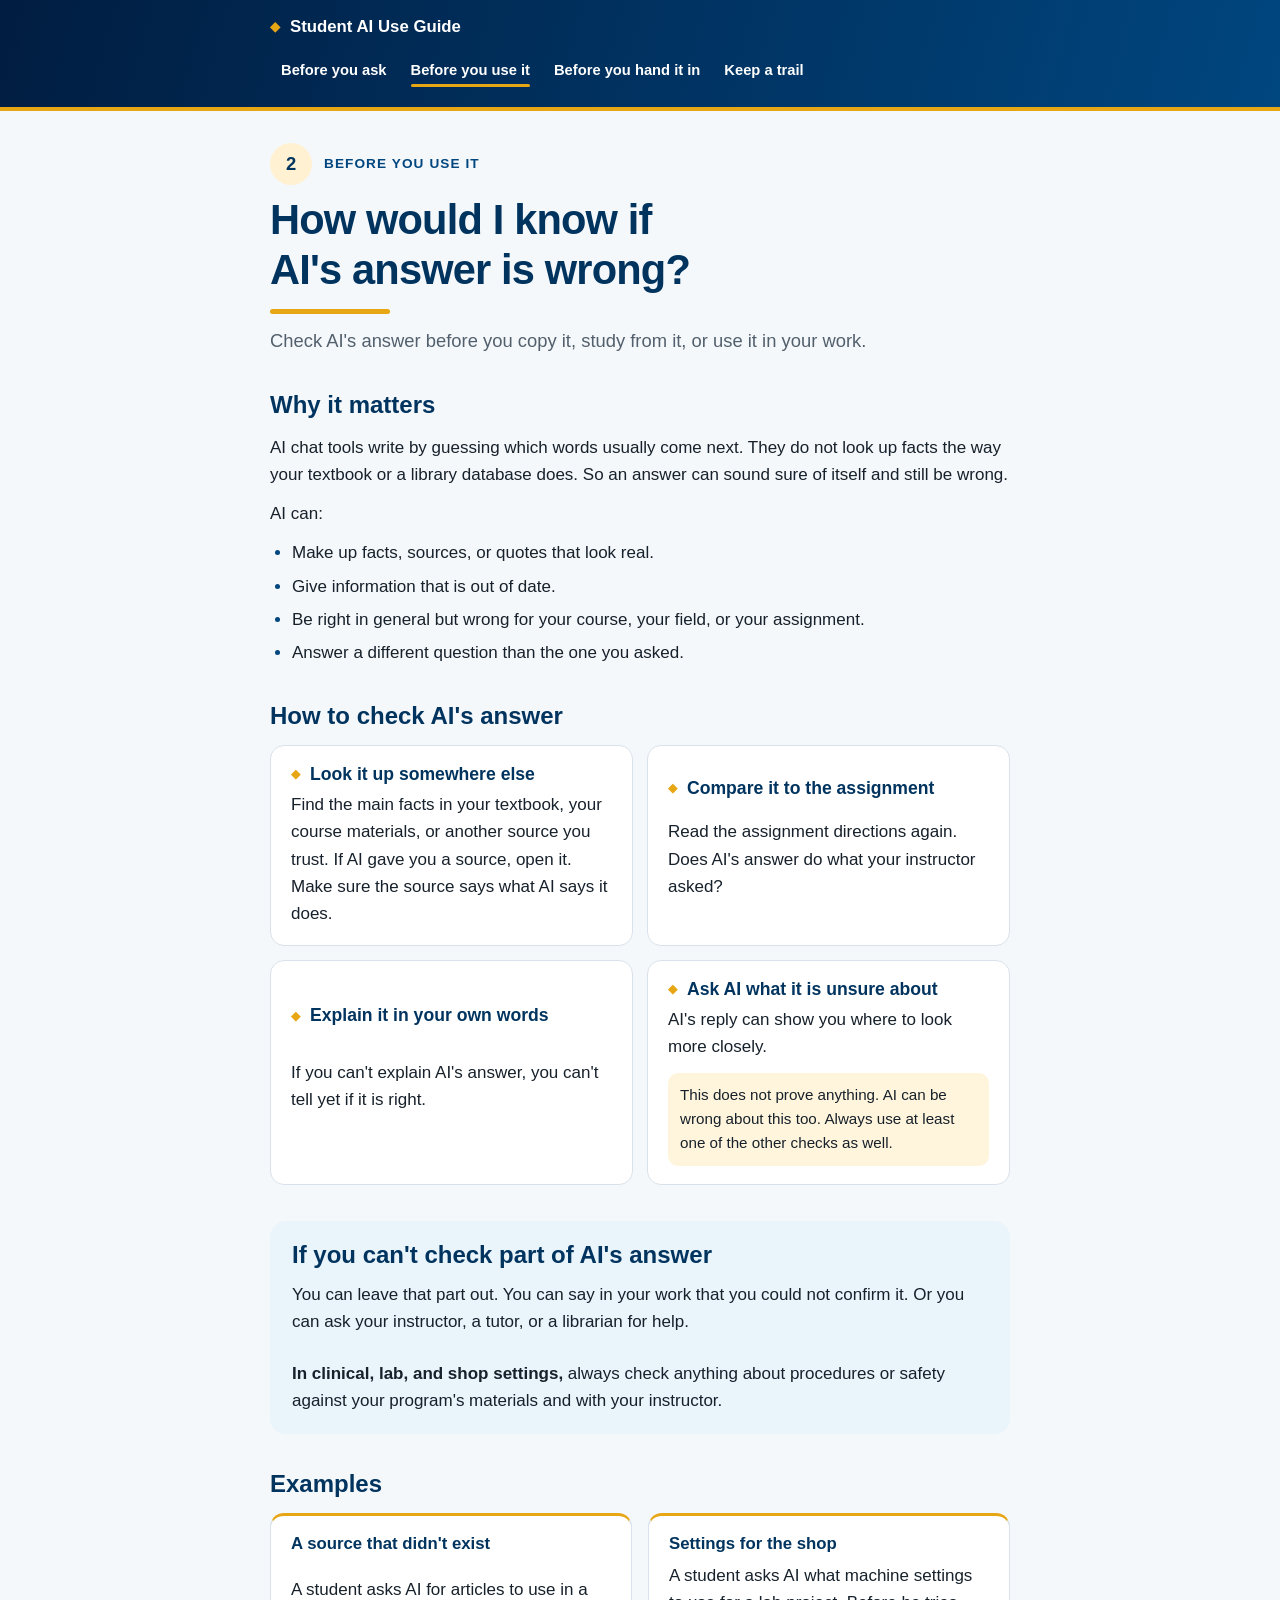
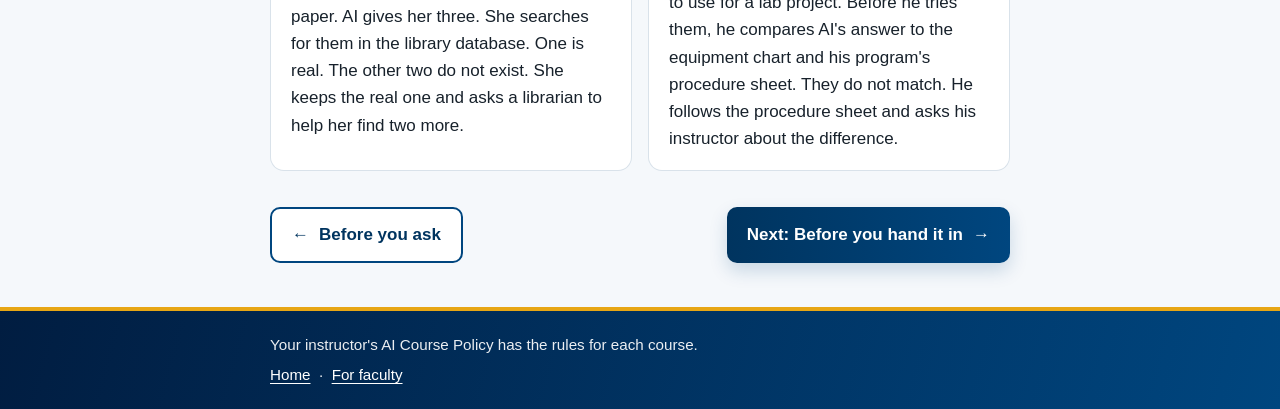
<file: before-you-use-it (2).html>
<!doctype html>
<html lang="en">
<head>
<meta charset="utf-8">
<meta name="viewport" content="width=device-width, initial-scale=1">
<title>Before You Use It · Student AI Use Guide</title>
<link rel="stylesheet" href="css/styles.css">
</head>
<body>
<a class="skip" href="#content">Skip to content</a>

<header class="band band-top">
  <div class="shell site-bar">
    <a class="site-name" href="index.html">Student AI Use Guide</a>
    <nav aria-label="The 3 Qs">
      <ul class="site-links">
        <li><a href="before-you-ask.html">Before you ask</a></li>
        <li><a href="before-you-use-it.html" aria-current="page">Before you use it</a></li>
        <li><a href="before-you-hand-it-in.html">Before you hand it in</a></li>
        <li><a href="keep-a-trail.html">Keep a trail</a></li>
      </ul>
    </nav>
  </div>
</header>

<main id="content">
  <div class="shell">

    <div class="page-head">
      <div class="moment-line">
        <span class="q-num gold" aria-hidden="true">2</span>
        <span class="q-when">Before you use it</span>
      </div>
      <h1>How would I know if AI's answer is wrong?</h1>
      <div class="gold-rule" aria-hidden="true"></div>
      <p class="lede">Check AI's answer before you copy it, study from it, or use it in your work.</p>
    </div>

    <section aria-labelledby="why">
      <h2 id="why">Why it matters</h2>
      <p>AI chat tools write by guessing which words usually come next. They do not look up facts the way your textbook or a library database does. So an answer can sound sure of itself and still be wrong.</p>
      <p>AI can:</p>
      <ul class="plain">
        <li>Make up facts, sources, or quotes that look real.</li>
        <li>Give information that is out of date.</li>
        <li>Be right in general but wrong for your course, your field, or your assignment.</li>
        <li>Answer a different question than the one you asked.</li>
      </ul>
    </section>

    <section aria-labelledby="do">
      <h2 id="do">How to check AI's answer</h2>
      <ul class="check-grid">
        <li class="check-card">
          <h3>Look it up somewhere else</h3>
          <p>Find the main facts in your textbook, your course materials, or another source you trust. If AI gave you a source, open it. Make sure the source says what AI says it does.</p>
        </li>
        <li class="check-card">
          <h3>Compare it to the assignment</h3>
          <p>Read the assignment directions again. Does AI's answer do what your instructor asked?</p>
        </li>
        <li class="check-card">
          <h3>Explain it in your own words</h3>
          <p>If you can't explain AI's answer, you can't tell yet if it is right.</p>
        </li>
        <li class="check-card">
          <h3>Ask AI what it is unsure about</h3>
          <p>AI's reply can show you where to look more closely.</p>
          <p class="caution">This does not prove anything. AI can be wrong about this too. Always use at least one of the other checks as well.</p>
        </li>
      </ul>
    </section>

    <section class="soft-panel" aria-labelledby="cant">
      <h2 id="cant" style="margin: 0;">If you can't check part of AI's answer</h2>
      <p>You can leave that part out. You can say in your work that you could not confirm it. Or you can ask your instructor, a tutor, or a librarian for help.</p>
      <p><strong>In clinical, lab, and shop settings,</strong> always check anything about procedures or safety against your program's materials and with your instructor.</p>
    </section>

    <section aria-labelledby="examples">
      <h2 id="examples">Examples</h2>
      <div class="example-grid">
        <div class="example-card">
          <h3>A source that didn't exist</h3>
          <p>A student asks AI for articles to use in a paper. AI gives her three. She searches for them in the library database. One is real. The other two do not exist. She keeps the real one and asks a librarian to help her find two more.</p>
        </div>
        <div class="example-card">
          <h3>Settings for the shop</h3>
          <p>A student asks AI what machine settings to use for a lab project. Before he tries them, he compares AI's answer to the equipment chart and his program's procedure sheet. They do not match. He follows the procedure sheet and asks his instructor about the difference.</p>
        </div>
      </div>
    </section>

    <nav class="pager" aria-label="Previous and next">
      <a class="button button-quiet" href="before-you-ask.html"><span aria-hidden="true">&larr;</span> Before you ask</a>
      <a class="button button-primary" href="before-you-hand-it-in.html">Next: Before you hand it in <span aria-hidden="true">&rarr;</span></a>
    </nav>

  </div>
</main>

<footer class="band band-bottom">
  <div class="shell">
    <p>Your instructor's AI Course Policy has the rules for each course.</p>
    <p><a href="index.html">Home</a> &nbsp;·&nbsp; <a href="for-faculty.html">For faculty</a></p>
  </div>
</footer>
</body>
</html>
</file>
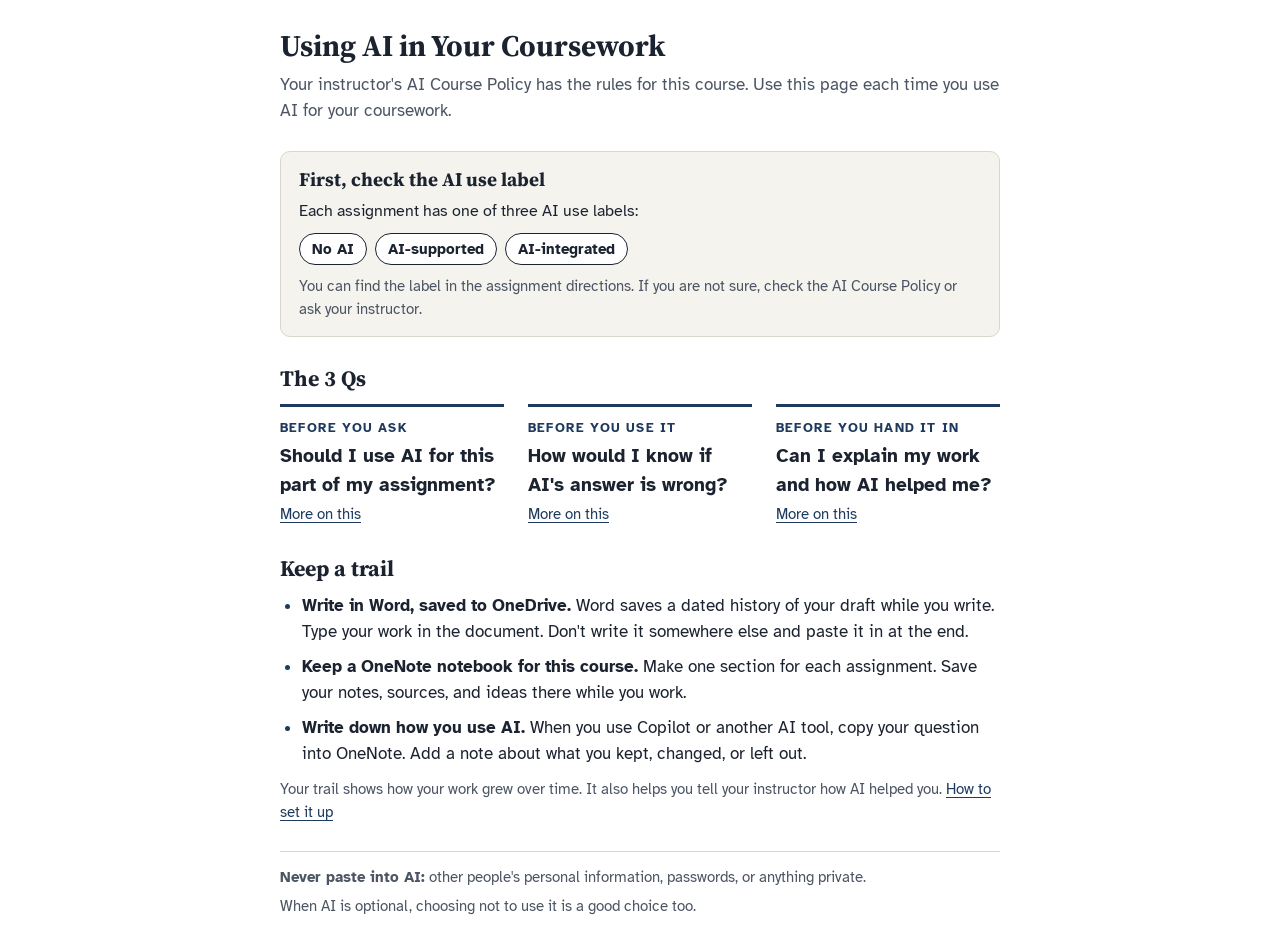
<file: index (3).html>
<!doctype html>
<html lang="en">
<head>
<meta charset="utf-8">
<meta name="viewport" content="width=device-width, initial-scale=1">
<title>Using AI in Your Coursework</title>
<link rel="preconnect" href="https://fonts.googleapis.com">
<link rel="preconnect" href="https://fonts.gstatic.com" crossorigin>
<link href="https://fonts.googleapis.com/css2?family=Atkinson+Hyperlegible:ital,wght@0,400;0,700;1,400&family=Source+Serif+4:opsz,wght@8..60,700&display=swap" rel="stylesheet">
<style>
  :root {
    --ink: #1C2330;
    --muted: #4B5563;
    --accent: #1F3A5F;
    --line: #D8D6CE;
    --paper: #FFFFFF;
    --wash: #F4F3EE;
  }
  * { box-sizing: border-box; }
  body {
    margin: 0;
    background: var(--paper);
    color: var(--ink);
    font-family: 'Atkinson Hyperlegible', system-ui, -apple-system, 'Segoe UI', sans-serif;
    font-size: 17px;
    line-height: 1.5;
  }
  main { max-width: 760px; margin: 0 auto; padding: 28px 20px 32px; }
  h1, h2 { font-family: 'Source Serif 4', Georgia, serif; font-weight: 700; line-height: 1.2; margin: 0; }
  h1 { font-size: 30px; }
  h2 { font-size: 22px; margin-bottom: 12px; }
  p { margin: 0; }
  a { color: var(--accent); text-underline-offset: 3px; }
  a:hover, a:focus { color: #142842; }
  a:focus-visible { outline: 3px solid var(--accent); outline-offset: 2px; border-radius: 2px; }

  .intro { margin-top: 8px; color: var(--muted); }
  section { margin-top: 28px; }

  .label {
    background: var(--wash);
    border: 1px solid var(--line);
    border-radius: 10px;
    padding: 16px 18px;
  }
  .label h2 { font-size: 19px; margin-bottom: 8px; }
  .label ul { list-style: none; margin: 10px 0 10px; padding: 0; display: flex; flex-wrap: wrap; gap: 8px; }
  .label li { border: 1.5px solid var(--ink); border-radius: 999px; padding: 4px 12px; font-size: 15px; font-weight: 700; background: var(--paper); }
  .label p { font-size: 15px; color: var(--muted); }

  ol.qs { list-style: none; margin: 0; padding: 0; display: grid; gap: 14px; }
  ol.qs li { border-top: 3px solid var(--accent); padding-top: 12px; }
  .when { display: block; font-size: 13px; font-weight: 700; letter-spacing: 1.2px; text-transform: uppercase; color: var(--accent); margin-bottom: 4px; }
  .q { display: block; font-size: 19px; font-weight: 700; }
  .more { display: inline-block; margin-top: 4px; font-size: 15px; }

  ul.trail { margin: 0; padding-left: 22px; display: grid; gap: 10px; }
  ul.trail li::marker { color: var(--accent); }
  .why { margin-top: 12px; font-size: 15px; color: var(--muted); }

  footer { margin-top: 28px; padding-top: 14px; border-top: 1px solid var(--line); font-size: 15px; color: var(--muted); display: grid; gap: 6px; }

  @media (min-width: 640px) {
    ol.qs { grid-template-columns: repeat(3, minmax(0, 1fr)); gap: 24px; }
  }
</style>
</head>
<body>
<main>
  <h1>Using AI in Your Coursework</h1>
  <p class="intro">Your instructor's AI Course Policy has the rules for this course. Use this page each time you use AI for your coursework.</p>

  <section class="label" aria-labelledby="label-heading">
    <h2 id="label-heading">First, check the AI use label</h2>
    <p style="color: var(--ink); font-size: 16px;">Each assignment has one of three AI use labels:</p>
    <ul>
      <li>No AI</li>
      <li>AI-supported</li>
      <li>AI-integrated</li>
    </ul>
    <p>You can find the label in the assignment directions. If you are not sure, check the AI Course Policy or ask your instructor.</p>
  </section>

  <section aria-labelledby="qs-heading">
    <h2 id="qs-heading">The 3 Qs</h2>
    <ol class="qs">
      <li>
        <span class="when">Before you ask</span>
        <span class="q">Should I use AI for this part of my assignment?</span>
        <a class="more" href="before-you-ask.html" target="_blank" rel="noopener">More on this<span class="visually-hidden"> (opens in a new tab)</span></a>
      </li>
      <li>
        <span class="when">Before you use it</span>
        <span class="q">How would I know if AI's answer is wrong?</span>
        <a class="more" href="before-you-use-it.html" target="_blank" rel="noopener">More on this<span class="visually-hidden"> (opens in a new tab)</span></a>
      </li>
      <li>
        <span class="when">Before you hand it in</span>
        <span class="q">Can I explain my work and how AI helped me?</span>
        <a class="more" href="before-you-hand-it-in.html" target="_blank" rel="noopener">More on this<span class="visually-hidden"> (opens in a new tab)</span></a>
      </li>
    </ol>
  </section>

  <section aria-labelledby="trail-heading">
    <h2 id="trail-heading">Keep a trail</h2>
    <ul class="trail">
      <li><strong>Write in Word, saved to OneDrive.</strong> Word saves a dated history of your draft while you write. Type your work in the document. Don't write it somewhere else and paste it in at the end.</li>
      <li><strong>Keep a OneNote notebook for this course.</strong> Make one section for each assignment. Save your notes, sources, and ideas there while you work.</li>
      <li><strong>Write down how you use AI.</strong> When you use Copilot or another AI tool, copy your question into OneNote. Add a note about what you kept, changed, or left out.</li>
    </ul>
    <p class="why">Your trail shows how your work grew over time. It also helps you tell your instructor how AI helped you. <a href="keep-a-trail.html" target="_blank" rel="noopener">How to set it up<span class="visually-hidden"> (opens in a new tab)</span></a></p>
  </section>

  <footer>
    <p><strong>Never paste into AI:</strong> other people's personal information, passwords, or anything private.</p>
    <p>When AI is optional, choosing not to use it is a good choice too.</p>
  </footer>
</main>
<style>
  .visually-hidden { position: absolute; width: 1px; height: 1px; padding: 0; margin: -1px; overflow: hidden; clip: rect(0 0 0 0); white-space: nowrap; border: 0; }
</style>
</body>
</html>
</file>
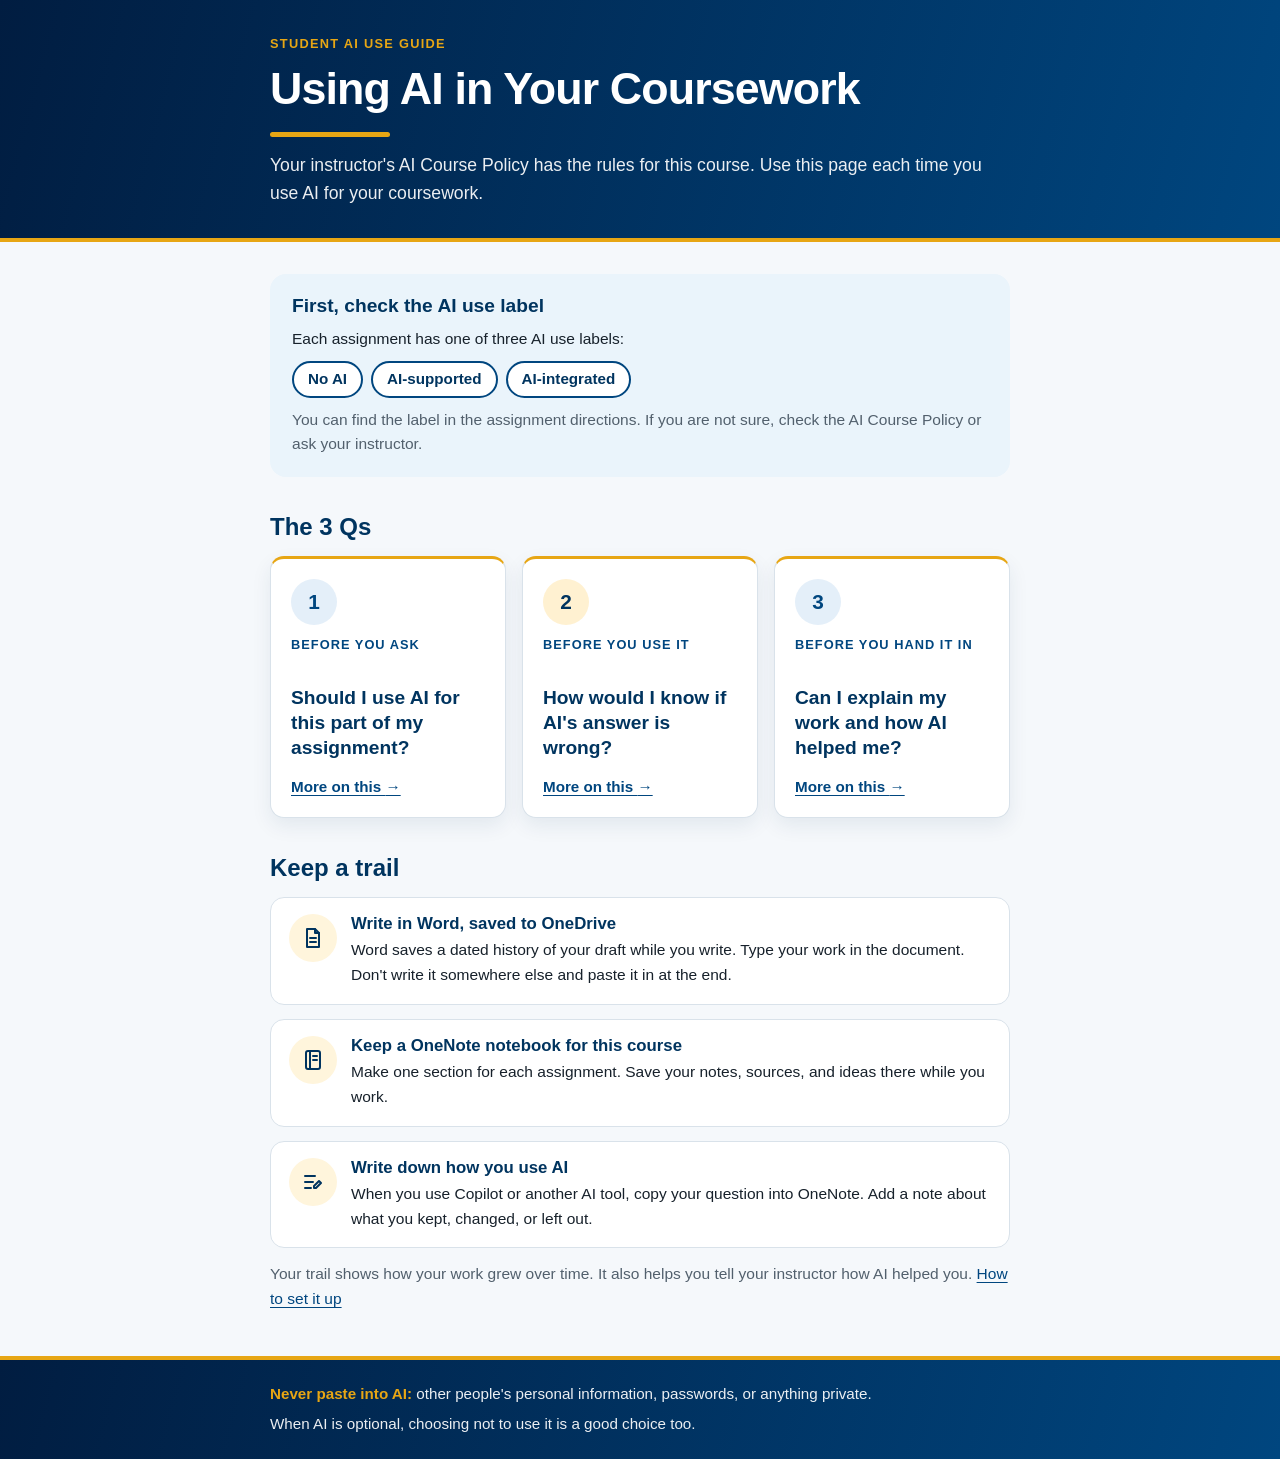
<file: index (4).html>
<!doctype html>
<html lang="en">
<head>
<meta charset="utf-8">
<meta name="viewport" content="width=device-width, initial-scale=1">
<title>Using AI in Your Coursework</title>
<link rel="stylesheet" href="css/styles.css">
</head>
<body>

<header class="band band-top intro-band">
  <div class="shell">
    <span class="eyebrow">Student AI Use Guide</span>
    <h1>Using AI in Your Coursework</h1>
    <div class="gold-rule" aria-hidden="true"></div>
    <p>Your instructor's AI Course Policy has the rules for this course. Use this page each time you use AI for your coursework.</p>
  </div>
</header>

<main>
  <div class="shell">

    <section class="label-panel" aria-labelledby="label-heading">
      <h2 id="label-heading">First, check the AI use label</h2>
      <p style="color: var(--ink);">Each assignment has one of three AI use labels:</p>
      <ul class="label-chips">
        <li>No AI</li>
        <li>AI-supported</li>
        <li>AI-integrated</li>
      </ul>
      <p>You can find the label in the assignment directions. If you are not sure, check the AI Course Policy or ask your instructor.</p>
    </section>

    <section aria-labelledby="qs-heading">
      <h2 id="qs-heading">The 3 Qs</h2>
      <ol class="q-grid">
        <li class="q-card">
          <span class="q-num" aria-hidden="true">1</span>
          <span class="q-when">Before you ask</span>
          <span class="q-text">Should I use AI for this part of my assignment?</span>
          <a class="q-more" href="before-you-ask.html" target="_blank" rel="noopener">More on this <span aria-hidden="true">&rarr;</span><span class="visually-hidden"> (opens in a new tab)</span></a>
        </li>
        <li class="q-card">
          <span class="q-num gold" aria-hidden="true">2</span>
          <span class="q-when">Before you use it</span>
          <span class="q-text">How would I know if AI's answer is wrong?</span>
          <a class="q-more" href="before-you-use-it.html" target="_blank" rel="noopener">More on this <span aria-hidden="true">&rarr;</span><span class="visually-hidden"> (opens in a new tab)</span></a>
        </li>
        <li class="q-card">
          <span class="q-num" aria-hidden="true">3</span>
          <span class="q-when">Before you hand it in</span>
          <span class="q-text">Can I explain my work and how AI helped me?</span>
          <a class="q-more" href="before-you-hand-it-in.html" target="_blank" rel="noopener">More on this <span aria-hidden="true">&rarr;</span><span class="visually-hidden"> (opens in a new tab)</span></a>
        </li>
      </ol>
    </section>

    <section aria-labelledby="trail-heading">
      <h2 id="trail-heading">Keep a trail</h2>
      <ul class="trail-grid">
        <li class="trail-item">
          <span class="trail-icon" aria-hidden="true">
            <svg viewBox="0 0 24 24" fill="none" stroke="currentColor" stroke-width="2" stroke-linecap="round" stroke-linejoin="round"><path d="M6 3h8l4 4v14H6z"/><path d="M14 3v4h4"/><path d="M9 12h6M9 16h6"/></svg>
          </span>
          <div>
            <h3>Write in Word, saved to OneDrive</h3>
            <p>Word saves a dated history of your draft while you write. Type your work in the document. Don't write it somewhere else and paste it in at the end.</p>
          </div>
        </li>
        <li class="trail-item">
          <span class="trail-icon" aria-hidden="true">
            <svg viewBox="0 0 24 24" fill="none" stroke="currentColor" stroke-width="2" stroke-linecap="round" stroke-linejoin="round"><rect x="5" y="3" width="14" height="18" rx="2"/><path d="M9 3v18"/><path d="M12 8h4M12 12h4"/></svg>
          </span>
          <div>
            <h3>Keep a OneNote notebook for this course</h3>
            <p>Make one section for each assignment. Save your notes, sources, and ideas there while you work.</p>
          </div>
        </li>
        <li class="trail-item">
          <span class="trail-icon" aria-hidden="true">
            <svg viewBox="0 0 24 24" fill="none" stroke="currentColor" stroke-width="2" stroke-linecap="round" stroke-linejoin="round"><path d="M4 6h10M4 12h8M4 18h6"/><path d="M15 18l5-5-2-2-5 5v2z"/></svg>
          </span>
          <div>
            <h3>Write down how you use AI</h3>
            <p>When you use Copilot or another AI tool, copy your question into OneNote. Add a note about what you kept, changed, or left out.</p>
          </div>
        </li>
      </ul>
      <p class="note">Your trail shows how your work grew over time. It also helps you tell your instructor how AI helped you. <a href="keep-a-trail.html" target="_blank" rel="noopener">How to set it up<span class="visually-hidden"> (opens in a new tab)</span></a></p>
    </section>

  </div>
</main>

<footer class="band band-bottom">
  <div class="shell">
    <p><strong>Never paste into AI:</strong> other people's personal information, passwords, or anything private.</p>
    <p>When AI is optional, choosing not to use it is a good choice too.</p>
  </div>
</footer>

</body>
</html>
</file>
<file: css/styles.css>
/* =========================================================
   Student AI Use Guide
   Shared site styles. Tokens match the AI Literacy Faculty
   Playbook (css/styles.css in AI-literacy-guidebook-4264).
   Gold is used on navy or as rules and borders only, never
   as text on white.
   ========================================================= */

:root {
  --octc-blue: #00467f;
  --octc-blue-dark: #00345f;
  --octc-navy: #011d41;
  --octc-blue-soft: #eaf4fb;
  --octc-gold: #e7a614;
  --octc-gold-soft: #fff5dc;

  --ink: #17212b;
  --muted: #52606d;
  --surface: #ffffff;
  --surface-alt: #f5f8fb;
  --border: #d9e2ea;

  --radius: 16px;
  --reading: 780px;
  --font: Aptos, Calibri, "Segoe UI", Arial, sans-serif;
}

* { box-sizing: border-box; }

html { scroll-behavior: smooth; }

body {
  margin: 0;
  background: var(--surface-alt);
  color: var(--ink);
  font-family: var(--font);
  font-size: 17px;
  line-height: 1.6;
}

h1, h2, h3 { color: var(--octc-blue-dark); line-height: 1.2; text-wrap: balance; margin: 0; }
p { margin: 0; }
img, svg { max-width: 100%; }

a { color: var(--octc-blue); text-underline-offset: 3px; }
a:hover { color: var(--octc-blue-dark); }
a:focus-visible,
button:focus-visible { outline: 3px solid var(--octc-gold); outline-offset: 3px; border-radius: 4px; }

.visually-hidden {
  position: absolute !important; width: 1px !important; height: 1px !important;
  padding: 0 !important; margin: -1px !important; overflow: hidden !important;
  clip: rect(0, 0, 0, 0) !important; white-space: nowrap !important; border: 0 !important;
}

.skip { position: absolute; left: -9999px; }
.skip:focus { left: 16px; top: 12px; z-index: 10; background: #fff; padding: 8px 12px; }

.shell { max-width: var(--reading); margin: 0 auto; padding-inline: 20px; }

/* ---------- Brand band: header and footer ---------- */

.band {
  background: linear-gradient(105deg, var(--octc-navy), var(--octc-blue));
  color: #fff;
}
.band-top { border-bottom: 4px solid var(--octc-gold); }
.band-bottom { border-top: 4px solid var(--octc-gold); }

.site-bar {
  display: flex; flex-wrap: wrap; align-items: center; justify-content: space-between;
  gap: 8px 20px; padding-block: 14px;
}
.site-name {
  color: #fff; text-decoration: none; font-weight: 800; font-size: 1.05rem;
  display: inline-flex; align-items: center; gap: 10px;
}
.site-name::before { content: "\25C6"; color: var(--octc-gold); font-size: 0.8rem; }
.site-name:hover { color: #fff; }

.site-links { display: flex; flex-wrap: wrap; gap: 2px; list-style: none; margin: 0; padding: 0; }
.site-links a {
  position: relative; display: inline-block; min-height: 44px; padding: 10px 11px;
  color: #fff; text-decoration: none; font-size: 0.92rem; font-weight: 700; border-radius: 8px;
}
.site-links a:hover { color: #fff; background: rgba(255, 255, 255, 0.1); }
.site-links a::after {
  content: ""; position: absolute; left: 11px; right: 11px; bottom: 6px;
  height: 3px; border-radius: 3px; background: transparent;
}
.site-links a[aria-current="page"]::after { background: var(--octc-gold); }

/* Home page intro band */
.intro-band { padding-block: 34px 30px; }
.eyebrow {
  display: block; margin-bottom: 8px;
  font-size: 0.8rem; font-weight: 800; letter-spacing: 0.1em; text-transform: uppercase;
}
.band .eyebrow { color: var(--octc-gold); }
.intro-band h1 { color: #fff; font-size: clamp(2rem, 6vw, 2.8rem); letter-spacing: -0.02em; }
.gold-rule { width: 120px; height: 5px; margin: 16px 0 14px; border-radius: 5px; background: var(--octc-gold); }
.intro-band p { color: rgba(255, 255, 255, 0.92); font-size: 1.1rem; }

footer.band { padding-block: 22px; font-size: 0.95rem; }
footer.band .shell { display: grid; gap: 6px; }
footer.band p { color: rgba(255, 255, 255, 0.92); }
footer.band a { color: #fff; }
footer.band strong { color: var(--octc-gold); }

/* ---------- Main content ---------- */

main { padding-block: 32px 44px; }
main > .shell { display: grid; gap: 36px; }

section h2 { font-size: 1.5rem; margin-bottom: 14px; }
section p + p { margin-top: 12px; }

.section-intro { margin-bottom: 20px; }
.subhead {
  margin: 4px 0 12px; color: var(--octc-blue);
  font-size: 0.85rem; font-weight: 800; letter-spacing: 0.08em; text-transform: uppercase;
}
.trail-item p + p { margin-top: 8px; }

/* AI use label panel */
.label-panel {
  background: var(--octc-blue-soft);
  border-radius: var(--radius);
  padding: 20px 22px;
  display: grid; gap: 10px;
}
.label-panel h2 { font-size: 1.2rem; margin: 0; }
.label-chips { display: flex; flex-wrap: wrap; gap: 8px; list-style: none; margin: 0; padding: 0; }
.label-chips li {
  background: #fff; border: 2px solid var(--octc-blue); border-radius: 999px;
  padding: 4px 14px; color: var(--octc-blue-dark); font-weight: 800; font-size: 0.95rem;
}
.label-panel p { color: var(--muted); font-size: 0.97rem; }

/* The 3 Qs cards */
.q-grid { list-style: none; margin: 0; padding: 0; display: grid; gap: 16px; }
.q-card {
  background: #fff; border: 1px solid var(--border); border-top: 3px solid var(--octc-gold);
  border-radius: 14px; padding: 20px 20px 18px;
  box-shadow: 0 8px 20px rgba(0, 52, 95, 0.08);
  display: flex; flex-direction: column; gap: 10px;
}
.q-num {
  width: 46px; height: 46px; border-radius: 50%;
  display: grid; place-items: center;
  font-size: 1.3rem; font-weight: 800;
  background: #e4eff9; color: var(--octc-blue);
}
.q-num.gold { background: #fff1d1; color: var(--octc-blue-dark); }
.q-when { color: var(--octc-blue); font-size: 0.8rem; font-weight: 800; letter-spacing: 0.08em; text-transform: uppercase; }
.q-text { color: var(--octc-blue-dark); font-size: 1.2rem; font-weight: 800; line-height: 1.3; }
.q-more { margin-top: auto; padding-top: 4px; font-weight: 700; font-size: 0.95rem; }

/* Keep a trail */
.trail-grid { list-style: none; margin: 0; padding: 0; display: grid; gap: 14px; }
.trail-item {
  display: grid; grid-template-columns: 48px 1fr; gap: 14px; align-items: start;
  background: #fff; border: 1px solid var(--border); border-radius: 14px; padding: 16px 18px;
}
.trail-icon {
  width: 48px; height: 48px; border-radius: 50%; display: grid; place-items: center;
  background: var(--octc-gold-soft); color: var(--octc-blue-dark);
}
.trail-icon svg { width: 24px; height: 24px; }
.trail-item h3 { font-size: 1.05rem; margin-bottom: 4px; }
.trail-item p { font-size: 0.97rem; }
.note { color: var(--muted); font-size: 0.97rem; margin-top: 14px; }

/* ---------- Moment pages ---------- */

.page-head { display: grid; gap: 10px; }
.page-head .moment-line { display: flex; align-items: center; gap: 12px; }
.page-head .q-num { width: 42px; height: 42px; font-size: 1.15rem; }
.page-head .q-when { font-size: 0.85rem; }
.page-head h1 { font-size: clamp(1.9rem, 5.5vw, 2.6rem); letter-spacing: -0.02em; }
.page-head .gold-rule { margin: 4px 0 2px; }
.lede { font-size: 1.15rem; color: var(--muted); }

ul.plain { margin: 12px 0 0; padding-left: 22px; display: grid; gap: 6px; }
ul.plain li::marker { color: var(--octc-blue); }

.check-grid { list-style: none; margin: 0; padding: 0; display: grid; gap: 14px; }
.check-card {
  background: #fff; border: 1px solid var(--border); border-radius: 14px; padding: 18px 20px;
  display: grid; gap: 6px;
}
.check-card h3 { font-size: 1.1rem; display: flex; align-items: center; gap: 10px; }
.check-card h3::before { content: "\25C6"; color: var(--octc-gold); font-size: 0.75rem; }
.check-card .caution {
  margin-top: 6px; padding: 10px 12px; border-radius: 10px;
  background: var(--octc-gold-soft); font-size: 0.95rem;
}

.soft-panel {
  background: var(--octc-blue-soft); border-radius: var(--radius); padding: 20px 22px;
  display: grid; gap: 12px;
}

.example-grid { display: grid; gap: 16px; }
.example-card {
  background: #fff; border: 1px solid var(--border); border-top: 3px solid var(--octc-gold);
  border-radius: 14px; padding: 18px 20px; display: grid; gap: 8px;
}
.example-card h3 { font-size: 1.05rem; }

.pager { display: flex; flex-wrap: wrap; justify-content: space-between; gap: 12px; }
.button {
  display: inline-flex; align-items: center; gap: 10px; min-height: 48px;
  padding: 12px 20px; border-radius: 10px; font-weight: 800; text-decoration: none;
}
.button-primary {
  background: linear-gradient(90deg, var(--octc-blue-dark), var(--octc-blue)); color: #fff;
  box-shadow: 0 8px 18px rgba(0, 70, 127, 0.18);
}
.button-primary:hover { color: #fff; }
.button-quiet { background: #fff; border: 2px solid var(--octc-blue); color: var(--octc-blue-dark); }

@media (min-width: 700px) {
  .q-grid { grid-template-columns: repeat(3, minmax(0, 1fr)); }
  .q-grid .q-when { min-height: 3.2em; }
  .check-grid, .example-grid { grid-template-columns: repeat(2, minmax(0, 1fr)); }
}

@media (prefers-reduced-motion: reduce) {
  html { scroll-behavior: auto; }
}

/* ---------- Added with the remaining pages ---------- */

/* A sample AI use label, drawn the way the playbook's AI Label Maker draws one */
.sample-label {
  display: inline-block; max-width: 560px;
  padding: 12px 18px; background: #fff;
  border: 1px solid var(--border); border-left: 5px solid var(--octc-gold); border-radius: 8px;
}
.sample-label .sl-name { color: var(--octc-blue-dark); font-weight: 800; }
.sample-label .sl-dots { letter-spacing: 2px; margin-right: 6px; }
.sample-label .sl-dots .on { color: var(--octc-gold); }
.sample-label .sl-dots .off { color: var(--octc-blue); }
.sample-label .sl-policy { margin-top: 6px; color: var(--muted); font-size: 0.92rem; }
.figure-caption { margin-top: 8px; color: var(--muted); font-size: 0.92rem; }

/* The three labels, in words */
.label-list { list-style: none; margin: 16px 0 0; padding: 0; display: grid; gap: 12px; }
.label-list li {
  background: #fff; border: 1px solid var(--border); border-radius: 14px; padding: 14px 18px;
  display: grid; gap: 4px;
}
.label-list .ll-name { color: var(--octc-blue-dark); font-weight: 800; }

/* A sample sentence or question students can borrow */
.sample-says {
  margin: 12px 0 0; padding: 14px 18px; background: #fff;
  border: 1px solid var(--border); border-left: 4px solid var(--octc-blue); border-radius: 10px;
  font-style: italic;
}
.sample-says + .sample-says { margin-top: 10px; }

/* Numbered setup steps */
ol.steps { margin: 12px 0 0; padding-left: 24px; display: grid; gap: 8px; }
ol.steps li::marker { color: var(--octc-blue); font-weight: 800; }

/* A sample OneNote page */
.notebook {
  background: #fff; border: 1px solid var(--border); border-top: 6px solid var(--octc-blue-dark);
  border-radius: 10px; padding: 18px 20px; display: grid; gap: 10px;
  box-shadow: 0 8px 20px rgba(0, 52, 95, 0.08);
}
.notebook .nb-path { color: var(--muted); font-size: 0.85rem; font-weight: 700; }
.notebook .nb-title { color: var(--octc-blue-dark); font-size: 1.2rem; font-weight: 800; }
.notebook .nb-date { color: var(--muted); font-size: 0.85rem; }
.notebook dl { margin: 0; display: grid; gap: 8px; }
.notebook dt { color: var(--octc-blue); font-size: 0.8rem; font-weight: 800; letter-spacing: 0.08em; text-transform: uppercase; }
.notebook dd { margin: 0; }

/* Faculty page table */
.term-table { width: 100%; border-collapse: collapse; background: #fff; border-radius: 12px; overflow: hidden; }
.term-table th, .term-table td { text-align: left; vertical-align: top; padding: 10px 14px; border-bottom: 1px solid var(--border); }
.term-table th { background: var(--octc-blue-soft); color: var(--octc-blue-dark); font-size: 0.9rem; }
.term-table td:first-child { font-weight: 800; color: var(--octc-blue-dark); width: 34%; }
.table-wrap { overflow-x: auto; }

ul.plain + p { margin-top: 12px; }
</file>
